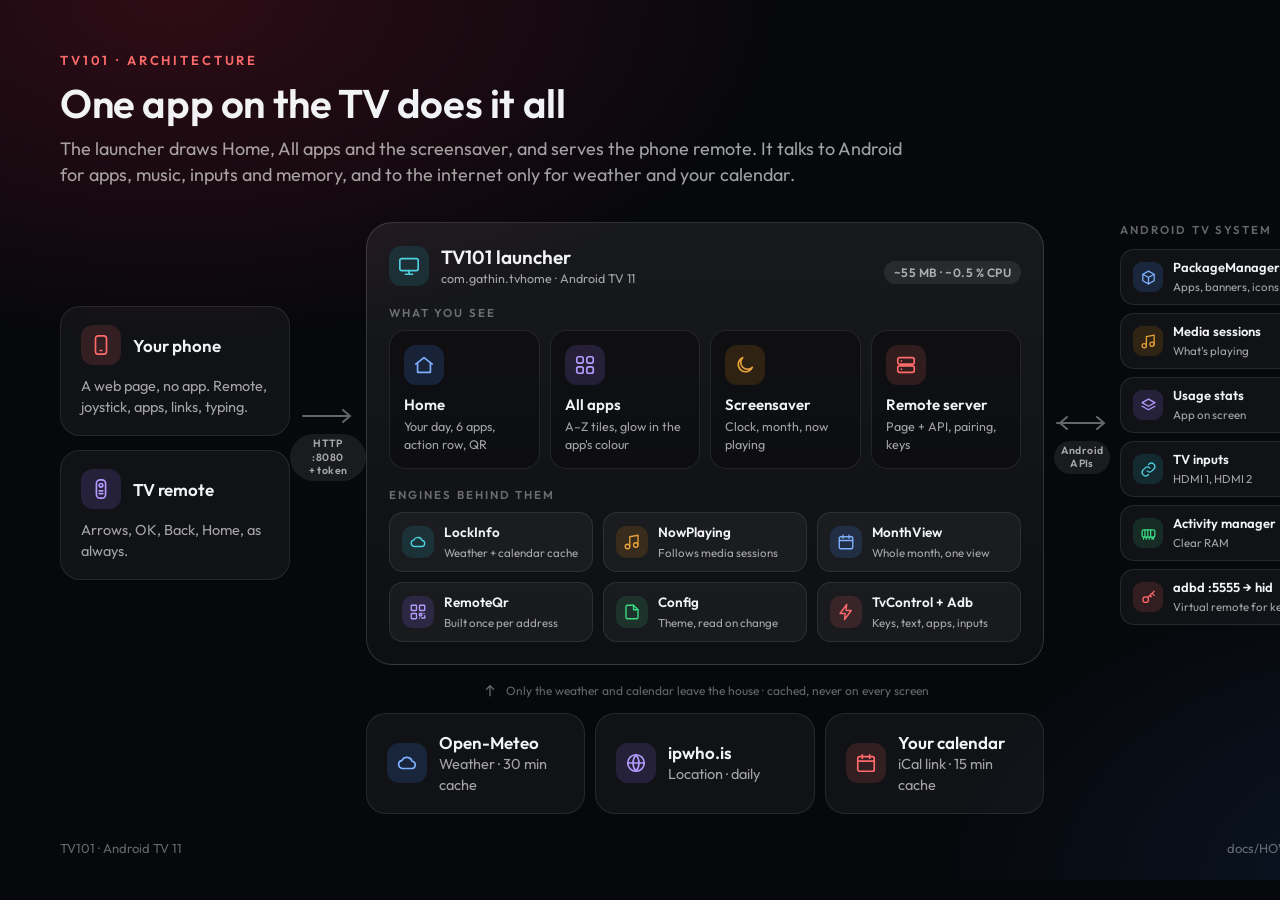
<file: docs/visuals/src/01-architecture.html>
<!doctype html>
<html><head><meta charset="utf-8"><link rel="stylesheet" href="style.css">
<style>
  .grid { display: grid; grid-template-columns: 230px 76px 1fr 76px 260px; margin-top: 34px; align-items: stretch; }
  .side { display: flex; flex-direction: column; gap: 14px; justify-content: center; }
  .wire { display: flex; flex-direction: column; align-items: center; justify-content: center; gap: 8px; color: var(--faint); }
  .wire svg { width: 54px; height: 20px; }
  .wire .tag { font-size: 10.5px; padding: 3px 7px; text-align: center; line-height: 1.3; }
  .tv { border-radius: 26px; padding: 22px; background: linear-gradient(180deg, rgba(255,255,255,.07), rgba(255,255,255,.03)); border: 1px solid rgba(255,255,255,.14); }
  .tv-title { display: flex; justify-content: space-between; align-items: baseline; }
  .label { font-size: 11.5px; letter-spacing: .18em; text-transform: uppercase; color: var(--faint); font-weight: 600; margin: 18px 0 10px; }
  .screens { display: grid; grid-template-columns: repeat(4, 1fr); gap: 10px; }
  .screen { border-radius: 16px; padding: 14px; background: rgba(0,0,0,.28); border: 1px solid var(--line); }
  .screen h3 { font-size: 15px; margin-top: 10px; }
  .screen p { font-size: 12.5px; margin-top: 3px; }
  .engines { display: grid; grid-template-columns: repeat(3, 1fr); gap: 10px; }
  .engine { display: flex; gap: 10px; align-items: center; padding: 10px 12px; border-radius: 14px; background: var(--surface); border: 1px solid var(--line); }
  .engine .ico { width: 32px; height: 32px; border-radius: 10px; }
  .engine .ico svg { width: 18px; height: 18px; }
  .engine b { font-size: 13.5px; font-weight: 600; display: block; }
  .engine span { font-size: 11.5px; color: var(--muted); }
  .sys { display: flex; flex-direction: column; gap: 8px; }
  .sys .item { display: flex; gap: 10px; align-items: center; padding: 9px 12px; border-radius: 14px; background: var(--surface); border: 1px solid var(--line); }
  .sys .item b { font-size: 13px; font-weight: 600; display: block; }
  .sys .item span { font-size: 11.5px; color: var(--muted); }
  .sys .ico { width: 30px; height: 30px; border-radius: 9px; } .sys .ico svg { width: 17px; height: 17px; }
  .net { display: grid; grid-template-columns: 230px 76px 1fr 76px 260px; margin-top: 18px; }
  .net-row { grid-column: 3; display: grid; grid-template-columns: repeat(3, 1fr); gap: 10px; position: relative; padding-top: 30px; }
  .up { position: absolute; top: 0; left: 0; right: 0; display: flex; justify-content: center; gap: 8px; color: var(--faint); font-size: 12px; align-items: center; }
  .up svg { width: 16px; height: 16px; stroke: currentColor; fill: none; stroke-width: 2; }
</style></head>
<body><div class="frame" style="width:1440px;height:880px">
  <div class="eyebrow">TV101 · Architecture</div>
  <h1>One app on the TV does it all</h1>
  <div class="sub">The launcher draws Home, All apps and the screensaver, and serves the phone remote. It talks to Android for apps, music, inputs and memory, and to the internet only for weather and your calendar.</div>

  <div class="grid">
    <div class="side">
      <div class="card">
        <div class="row"><div class="ico bg-accent c-accent"><i data-i="phone"></i></div><h3>Your phone</h3></div>
        <p style="margin-top:10px">A web page, no app. Remote, joystick, apps, links, typing.</p>
      </div>
      <div class="card">
        <div class="row"><div class="ico bg-violet c-violet"><i data-i="remote"></i></div><h3>TV remote</h3></div>
        <p style="margin-top:10px">Arrows, OK, Back, Home, as always.</p>
      </div>
    </div>

    <div class="wire">
      <svg viewBox="0 0 54 20"><path d="M2 10h46M42 4l7 6-7 6" stroke="currentColor" stroke-width="2" fill="none" stroke-linecap="round"/></svg>
      <span class="tag">HTTP :8080<br>+ token</span>
    </div>

    <div class="tv">
      <div class="tv-title">
        <div class="row"><div class="ico bg-teal c-teal"><i data-i="tv"></i></div><div><h3 style="font-size:19px">TV101 launcher</h3><p style="font-size:12.5px">com.gathin.tvhome · Android TV 11</p></div></div>
        <span class="tag">~55 MB · ~0.5 % CPU</span>
      </div>
      <div class="label">What you see</div>
      <div class="screens">
        <div class="screen"><div class="ico bg-blue c-blue"><i data-i="home"></i></div><h3>Home</h3><p>Your day, 6 apps, action row, QR</p></div>
        <div class="screen"><div class="ico bg-violet c-violet"><i data-i="grid"></i></div><h3>All apps</h3><p>A–Z tiles, glow in the app's colour</p></div>
        <div class="screen"><div class="ico bg-amber c-amber"><i data-i="moon"></i></div><h3>Screensaver</h3><p>Clock, month, now playing</p></div>
        <div class="screen"><div class="ico bg-accent c-accent"><i data-i="server"></i></div><h3>Remote server</h3><p>Page + API, pairing, keys</p></div>
      </div>
      <div class="label">Engines behind them</div>
      <div class="engines">
        <div class="engine"><div class="ico bg-teal c-teal"><i data-i="cloud"></i></div><div><b>LockInfo</b><span>Weather + calendar cache</span></div></div>
        <div class="engine"><div class="ico bg-amber c-amber"><i data-i="music"></i></div><div><b>NowPlaying</b><span>Follows media sessions</span></div></div>
        <div class="engine"><div class="ico bg-blue c-blue"><i data-i="calendar"></i></div><div><b>MonthView</b><span>Whole month, one view</span></div></div>
        <div class="engine"><div class="ico bg-violet c-violet"><i data-i="qr"></i></div><div><b>RemoteQr</b><span>Built once per address</span></div></div>
        <div class="engine"><div class="ico bg-good c-good"><i data-i="file"></i></div><div><b>Config</b><span>Theme, read on change</span></div></div>
        <div class="engine"><div class="ico bg-accent c-accent"><i data-i="bolt"></i></div><div><b>TvControl + Adb</b><span>Keys, text, apps, inputs</span></div></div>
      </div>
    </div>

    <div class="wire">
      <svg viewBox="0 0 54 20"><path d="M2 10h46M42 4l7 6-7 6M12 4 5 10l7 6" stroke="currentColor" stroke-width="2" fill="none" stroke-linecap="round"/></svg>
      <span class="tag">Android<br>APIs</span>
    </div>

    <div class="sys">
      <div class="label" style="margin:0 0 4px">Android TV system</div>
      <div class="item"><div class="ico bg-blue c-blue"><i data-i="box"></i></div><div><b>PackageManager</b><span>Apps, banners, icons</span></div></div>
      <div class="item"><div class="ico bg-amber c-amber"><i data-i="music"></i></div><div><b>Media sessions</b><span>What's playing</span></div></div>
      <div class="item"><div class="ico bg-violet c-violet"><i data-i="layers"></i></div><div><b>Usage stats</b><span>App on screen</span></div></div>
      <div class="item"><div class="ico bg-teal c-teal"><i data-i="link"></i></div><div><b>TV inputs</b><span>HDMI 1, HDMI 2</span></div></div>
      <div class="item"><div class="ico bg-good c-good"><i data-i="memory"></i></div><div><b>Activity manager</b><span>Clear RAM</span></div></div>
      <div class="item"><div class="ico bg-accent c-accent"><i data-i="key"></i></div><div><b>adbd :5555 → hid</b><span>Virtual remote for keys</span></div></div>
    </div>
  </div>

  <div class="net">
    <div class="net-row">
      <div class="up"><svg viewBox="0 0 24 24"><path d="M12 20V5M6 10l6-6 6 6"/></svg>Only the weather and calendar leave the house · cached, never on every screen</div>
      <div class="card row"><div class="ico bg-blue c-blue"><i data-i="cloud"></i></div><div><h3>Open-Meteo</h3><p>Weather · 30 min cache</p></div></div>
      <div class="card row"><div class="ico bg-violet c-violet"><i data-i="globe"></i></div><div><h3>ipwho.is</h3><p>Location · daily</p></div></div>
      <div class="card row"><div class="ico bg-accent c-accent"><i data-i="calendar"></i></div><div><h3>Your calendar</h3><p>iCal link · 15 min cache</p></div></div>
    </div>
  </div>
  <div class="foot"><span>TV101 · Android TV 11</span><span>docs/HOW-IT-WORKS.md</span></div>
</div>
<script src="icons.js"></script></body></html>
</file>
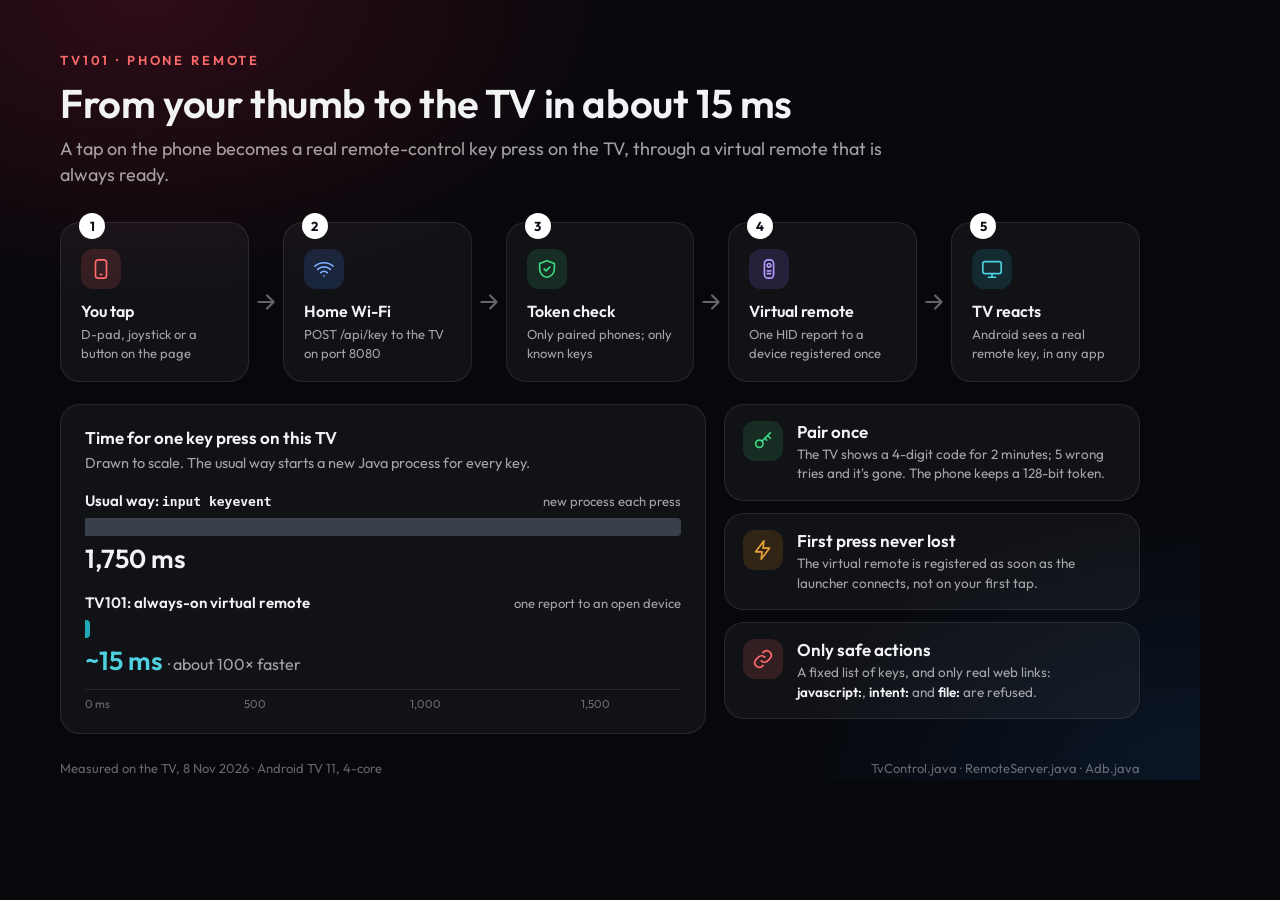
<file: docs/visuals/src/02-phone-remote.html>
<!doctype html>
<html><head><meta charset="utf-8"><link rel="stylesheet" href="style.css">
<style>
  .flow { display: grid; grid-template-columns: 1fr 34px 1fr 34px 1fr 34px 1fr 34px 1fr; margin-top: 34px; align-items: stretch; }
  .step { position: relative; padding-top: 26px; }
  .num { position: absolute; top: -10px; left: 18px; width: 26px; height: 26px; border-radius: 50%; background: #fff; color: #0b0f17; font-weight: 700; font-size: 13px; display: grid; place-items: center; }
  .step h3 { margin-top: 12px; font-size: 16px; }
  .step p { font-size: 13px; margin-top: 4px; }
  .step .ms { margin-top: 10px; }
  .arrow { display: grid; place-items: center; color: var(--faint); }
  .arrow svg { width: 26px; height: 26px; stroke: currentColor; fill: none; stroke-width: 2; stroke-linecap: round; stroke-linejoin: round; }
  .lower { display: grid; grid-template-columns: 1.55fr 1fr; gap: 18px; margin-top: 22px; }
  .bars { padding: 22px 24px; }
  .bar-row { margin-top: 18px; }
  .bar-head { display: flex; justify-content: space-between; align-items: baseline; }
  .bar-head b { font-size: 15px; font-weight: 600; }
  .bar-head span { font-size: 13px; color: var(--muted); }
  .track { height: 18px; margin-top: 8px; position: relative; }
  .fill { position: absolute; left: 0; top: 0; bottom: 0; border-radius: 0 4px 4px 0; }
  .val { font-size: 26px; font-weight: 600; margin-top: 6px; }
  .axis { position: relative; height: 22px; margin-top: 12px; font-size: 11.5px; color: var(--faint); border-top: 1px solid var(--line); }
  .axis span { position: absolute; top: 6px; transform: translateX(-50%); }
  .axis span:first-child { transform: none; }
  .notes { display: flex; flex-direction: column; gap: 12px; }
  .notes .card { display: flex; gap: 14px; align-items: flex-start; padding: 16px 18px; }
  .notes p { font-size: 13.5px; margin-top: 3px; }
</style></head>
<body><div class="frame" style="height:780px">
  <div class="eyebrow">TV101 · Phone remote</div>
  <h1>From your thumb to the TV in about 15 ms</h1>
  <div class="sub">A tap on the phone becomes a real remote-control key press on the TV, through a virtual remote that is always ready.</div>

  <div class="flow">
    <div class="card step"><div class="num">1</div><div class="ico bg-accent c-accent"><i data-i="phone"></i></div><h3>You tap</h3><p>D-pad, joystick or a button on the page</p></div>
    <div class="arrow"><svg viewBox="0 0 24 24"><path d="M5 12h14M13 6l6 6-6 6"/></svg></div>
    <div class="card step"><div class="num">2</div><div class="ico bg-blue c-blue"><i data-i="wifi"></i></div><h3>Home Wi-Fi</h3><p>POST /api/key to the TV on port 8080</p></div>
    <div class="arrow"><svg viewBox="0 0 24 24"><path d="M5 12h14M13 6l6 6-6 6"/></svg></div>
    <div class="card step"><div class="num">3</div><div class="ico bg-good c-good"><i data-i="shield"></i></div><h3>Token check</h3><p>Only paired phones; only known keys</p></div>
    <div class="arrow"><svg viewBox="0 0 24 24"><path d="M5 12h14M13 6l6 6-6 6"/></svg></div>
    <div class="card step"><div class="num">4</div><div class="ico bg-violet c-violet"><i data-i="remote"></i></div><h3>Virtual remote</h3><p>One HID report to a device registered once</p></div>
    <div class="arrow"><svg viewBox="0 0 24 24"><path d="M5 12h14M13 6l6 6-6 6"/></svg></div>
    <div class="card step"><div class="num">5</div><div class="ico bg-teal c-teal"><i data-i="tv"></i></div><h3>TV reacts</h3><p>Android sees a real remote key, in any app</p></div>
  </div>

  <div class="lower">
    <div class="card bars">
      <h3>Time for one key press on this TV</h3>
      <p style="margin-top:4px">Drawn to scale. The usual way starts a new Java process for every key.</p>
      <div class="bar-row">
        <div class="bar-head"><b>Usual way: <span style="font-family:ui-monospace,monospace;color:var(--text)">input keyevent</span></b><span>new process each press</span></div>
        <div class="track"><div class="fill" style="width:100%;background:var(--used)"></div></div>
        <div class="val">1,750 ms</div>
      </div>
      <div class="bar-row">
        <div class="bar-head"><b>TV101: always-on virtual remote</b><span>one report to an open device</span></div>
        <div class="track"><div class="fill" style="width:0.86%;min-width:5px;background:var(--teal)"></div></div>
        <div class="val c-teal">~15 ms <span style="font-size:16px;color:var(--muted);font-weight:400">· about 100× faster</span></div>
      </div>
      <div class="axis"><span style="left:0">0 ms</span><span style="left:28.57%">500</span><span style="left:57.14%">1,000</span><span style="left:85.71%">1,500</span></div>
    </div>
    <div class="notes">
      <div class="card"><div class="ico bg-good c-good"><i data-i="key"></i></div><div><h3>Pair once</h3><p>The TV shows a 4-digit code for 2 minutes; 5 wrong tries and it's gone. The phone keeps a 128-bit token.</p></div></div>
      <div class="card"><div class="ico bg-amber c-amber"><i data-i="bolt"></i></div><div><h3>First press never lost</h3><p>The virtual remote is registered as soon as the launcher connects, not on your first tap.</p></div></div>
      <div class="card"><div class="ico bg-accent c-accent"><i data-i="link"></i></div><div><h3>Only safe actions</h3><p>A fixed list of keys, and only real web links: <span class="k">javascript:</span>, <span class="k">intent:</span> and <span class="k">file:</span> are refused.</p></div></div>
    </div>
  </div>
  <div class="foot"><span>Measured on the TV, 8 Nov 2026 · Android TV 11, 4-core</span><span>TvControl.java · RemoteServer.java · Adb.java</span></div>
</div>
<script src="icons.js"></script></body></html>
</file>
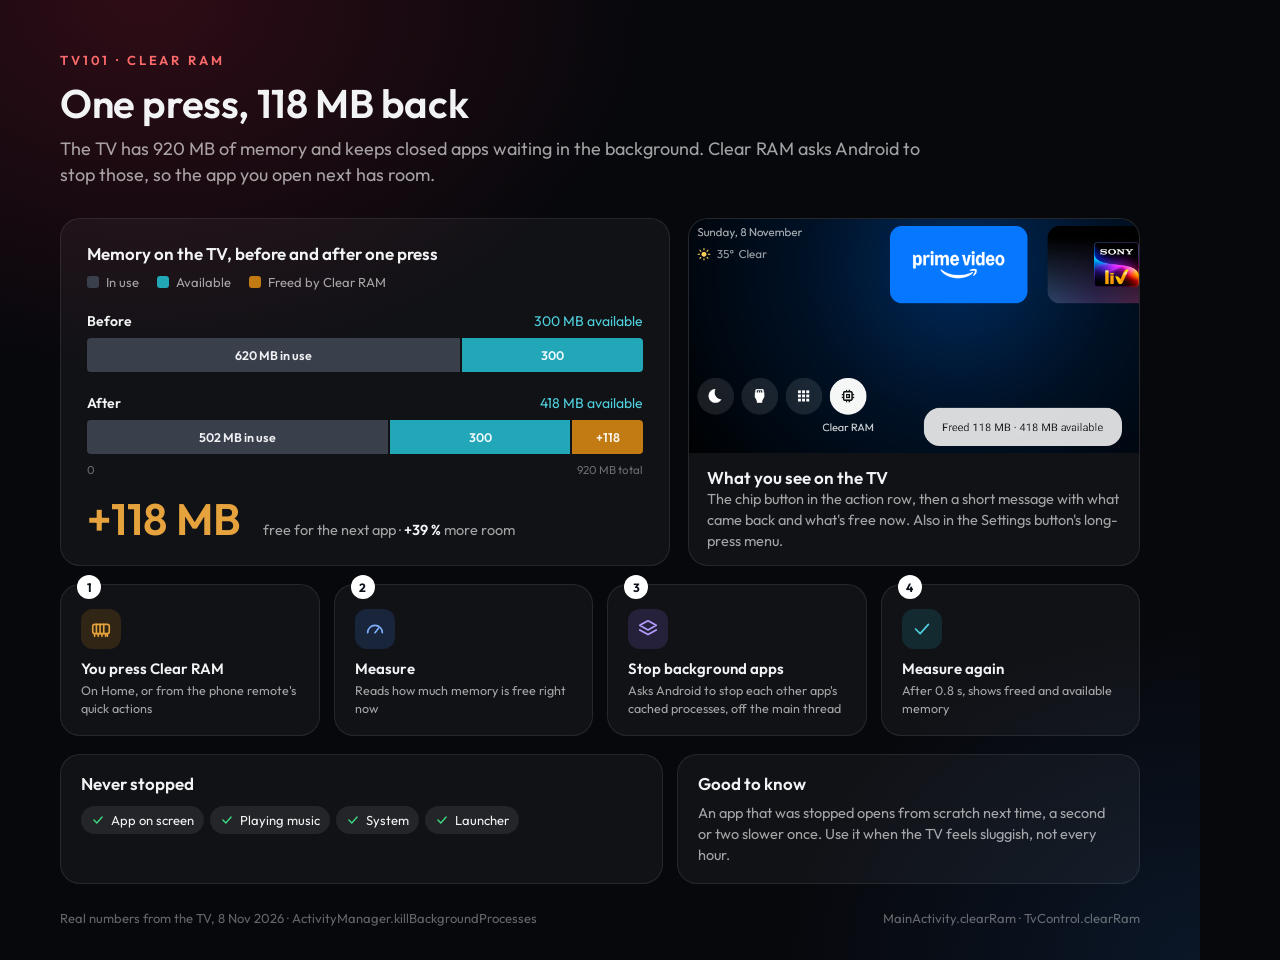
<file: docs/visuals/src/03-clear-ram.html>
<!doctype html>
<html><head><meta charset="utf-8"><link rel="stylesheet" href="style.css">
<style>
  .top { display: grid; grid-template-columns: 1.35fr 1fr; gap: 18px; margin-top: 30px; }
  .mem { padding: 24px 26px; }
  .legend { display: flex; gap: 18px; margin-top: 10px; }
  .legend span { display: flex; align-items: center; gap: 7px; font-size: 13px; color: var(--muted); }
  .sw { width: 12px; height: 12px; border-radius: 3px; }
  .barlabel { display: flex; justify-content: space-between; margin-top: 22px; font-size: 14px; }
  .barlabel b { font-weight: 600; }
  .stack { display: flex; gap: 2px; height: 34px; margin-top: 8px; }
  .seg { height: 100%; display: flex; align-items: center; justify-content: center; font-size: 12.5px; font-weight: 600; color: rgba(255,255,255,.92); }
  .seg:first-child { border-radius: 4px 0 0 4px; } .seg:last-child { border-radius: 0 4px 4px 0; }
  .scale { display: flex; justify-content: space-between; font-size: 11.5px; color: var(--faint); margin-top: 8px; }
  .delta { margin-top: 20px; display: flex; gap: 22px; align-items: baseline; }
  .delta .big { font-size: 44px; font-weight: 600; line-height: 1; }
  .shot { padding: 0; overflow: hidden; display: flex; flex-direction: column; }
  .shot img { width: 100%; display: block; flex: 1; object-fit: cover; object-position: center bottom; min-height: 0; }
  .shot .cap { padding: 14px 18px; }
  .steps { display: grid; grid-template-columns: repeat(4, 1fr); gap: 14px; margin-top: 18px; }
  .steps .card { position: relative; padding-top: 24px; }
  .num { position: absolute; top: -10px; left: 16px; width: 24px; height: 24px; border-radius: 50%; background: #fff; color: #0b0f17; font-weight: 700; font-size: 12px; display: grid; place-items: center; }
  .steps h3 { font-size: 15px; margin-top: 10px; } .steps p { font-size: 12.5px; margin-top: 3px; }
  .safe { display: grid; grid-template-columns: 1.3fr 1fr; gap: 14px; margin-top: 18px; }
  .list { display: flex; flex-wrap: nowrap; gap: 6px; margin-top: 12px; }
  .pill { white-space: nowrap; display: flex; align-items: center; gap: 6px; font-size: 13px; padding: 6px 10px; border-radius: 999px; background: var(--surface-2); }
  .pill svg { width: 14px; height: 14px; stroke: currentColor; fill: none; stroke-width: 2.4; stroke-linecap: round; }
</style></head>
<body><div class="frame" style="height:960px">
  <div class="eyebrow">TV101 · Clear RAM</div>
  <h1>One press, 118 MB back</h1>
  <div class="sub">The TV has 920 MB of memory and keeps closed apps waiting in the background. Clear RAM asks Android to stop those, so the app you open next has room.</div>

  <div class="top">
    <div class="card mem">
      <h3>Memory on the TV, before and after one press</h3>
      <div class="legend">
        <span><i class="sw" style="background:var(--used)"></i>In use</span>
        <span><i class="sw" style="background:var(--teal)"></i>Available</span>
        <span><i class="sw" style="background:var(--amber)"></i>Freed by Clear RAM</span>
      </div>
      <div class="barlabel"><b>Before</b><span class="c-teal">300 MB available</span></div>
      <div class="stack">
        <div class="seg" style="width:calc(620/920*100%);background:var(--used)">620 MB in use</div>
        <div class="seg" style="width:calc(300/920*100%);background:var(--teal)">300</div>
      </div>
      <div class="barlabel"><b>After</b><span class="c-teal">418 MB available</span></div>
      <div class="stack">
        <div class="seg" style="width:calc(502/920*100%);background:var(--used)">502 MB in use</div>
        <div class="seg" style="width:calc(300/920*100%);background:var(--teal)">300</div>
        <div class="seg" style="width:calc(118/920*100%);background:var(--amber)">+118</div>
      </div>
      <div class="scale"><span>0</span><span>920 MB total</span></div>
      <div class="delta"><div class="big c-amber">+118 MB</div><p>free for the next app · <span class="k">+39 %</span> more room</p></div>
    </div>
    <div class="card shot">
      <img src="assets/clear-ram-toast.png" alt="">
      <div class="cap"><h3>What you see on the TV</h3><p>The chip button in the action row, then a short message with what came back and what's free now. Also in the Settings button's long-press menu.</p></div>
    </div>
  </div>

  <div class="steps">
    <div class="card"><div class="num">1</div><div class="ico bg-amber c-amber"><i data-i="memory"></i></div><h3>You press Clear RAM</h3><p>On Home, or from the phone remote's quick actions</p></div>
    <div class="card"><div class="num">2</div><div class="ico bg-blue c-blue"><i data-i="gauge"></i></div><h3>Measure</h3><p>Reads how much memory is free right now</p></div>
    <div class="card"><div class="num">3</div><div class="ico bg-violet c-violet"><i data-i="layers"></i></div><h3>Stop background apps</h3><p>Asks Android to stop each other app's cached processes, off the main thread</p></div>
    <div class="card"><div class="num">4</div><div class="ico bg-teal c-teal"><i data-i="check"></i></div><h3>Measure again</h3><p>After 0.8 s, shows freed and available memory</p></div>
  </div>

  <div class="safe">
    <div class="card">
      <h3>Never stopped</h3>
      <div class="list">
        <span class="pill"><svg viewBox="0 0 24 24" class="c-good"><path d="m5 12 5 5 9-10"/></svg>App on screen</span>
        <span class="pill"><svg viewBox="0 0 24 24" class="c-good"><path d="m5 12 5 5 9-10"/></svg>Playing music</span>
        <span class="pill"><svg viewBox="0 0 24 24" class="c-good"><path d="m5 12 5 5 9-10"/></svg>System</span>
        <span class="pill"><svg viewBox="0 0 24 24" class="c-good"><path d="m5 12 5 5 9-10"/></svg>Launcher</span>
      </div>
    </div>
    <div class="card">
      <h3>Good to know</h3>
      <p style="margin-top:8px">An app that was stopped opens from scratch next time, a second or two slower once. Use it when the TV feels sluggish, not every hour.</p>
    </div>
  </div>
  <div class="foot"><span>Real numbers from the TV, 8 Nov 2026 · ActivityManager.killBackgroundProcesses</span><span>MainActivity.clearRam · TvControl.clearRam</span></div>
</div>
<script src="icons.js"></script></body></html>
</file>
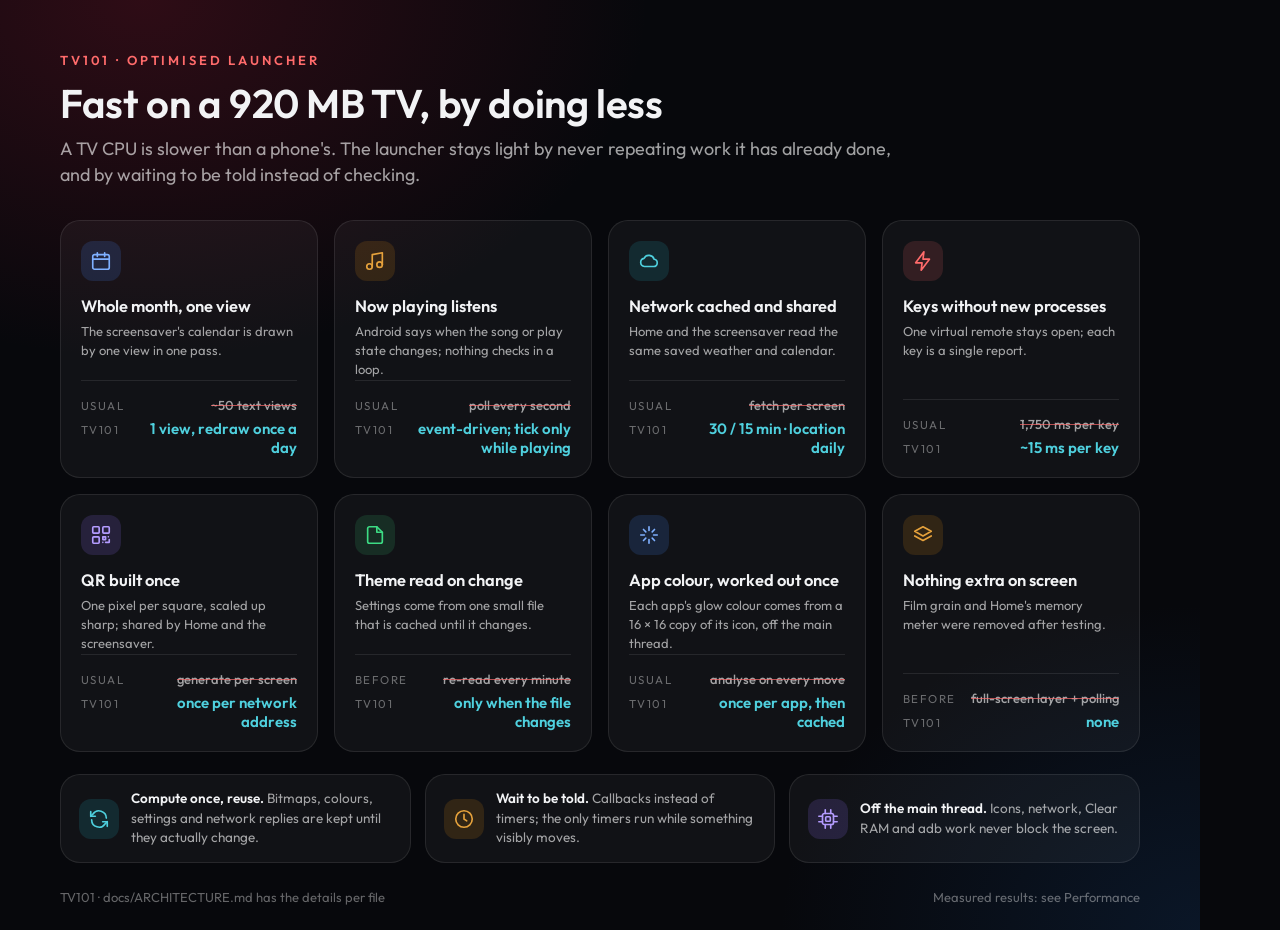
<file: docs/visuals/src/04-optimised.html>
<!doctype html>
<html><head><meta charset="utf-8"><link rel="stylesheet" href="style.css">
<style>
  .cards { display: grid; grid-template-columns: repeat(4, 1fr); gap: 16px; margin-top: 32px; }
  .opt { display: flex; flex-direction: column; padding: 20px; min-height: 250px; }
  .opt h3 { margin-top: 14px; font-size: 16.5px; }
  .opt p { font-size: 13px; margin-top: 6px; min-height: 58px; }
  .ba { margin-top: auto; padding-top: 16px; border-top: 1px solid var(--line); display: grid; gap: 6px; }
  .ba div { display: flex; justify-content: space-between; align-items: baseline; gap: 10px; font-size: 13px; text-align: right; }
  .ba .was { color: var(--faint); }
  .ba .was b { color: var(--muted); font-weight: 500; text-decoration: line-through; text-decoration-color: rgba(255,107,107,.7); }
  .ba .now b { color: #4fd0de; font-weight: 600; font-size: 15px; }
  .ba span { color: var(--faint); font-size: 11.5px; letter-spacing: .12em; text-transform: uppercase; }
  .principle { margin-top: 22px; display: flex; gap: 14px; }
  .principle .card { flex: 1; display: flex; gap: 12px; align-items: center; padding: 14px 18px; }
  .principle p { font-size: 13.5px; }
</style></head>
<body><div class="frame" style="height:930px">
  <div class="eyebrow">TV101 · Optimised launcher</div>
  <h1>Fast on a 920 MB TV, by doing less</h1>
  <div class="sub">A TV CPU is slower than a phone's. The launcher stays light by never repeating work it has already done, and by waiting to be told instead of checking.</div>

  <div class="cards">
    <div class="card opt"><div class="ico bg-blue c-blue"><i data-i="calendar"></i></div><h3>Whole month, one view</h3><p>The screensaver's calendar is drawn by one view in one pass.</p>
      <div class="ba"><div class="was"><span>Usual</span><b>~50 text views</b></div><div class="now"><span>TV101</span><b>1 view, redraw once a day</b></div></div></div>
    <div class="card opt"><div class="ico bg-amber c-amber"><i data-i="music"></i></div><h3>Now playing listens</h3><p>Android says when the song or play state changes; nothing checks in a loop.</p>
      <div class="ba"><div class="was"><span>Usual</span><b>poll every second</b></div><div class="now"><span>TV101</span><b>event-driven; tick only while playing</b></div></div></div>
    <div class="card opt"><div class="ico bg-teal c-teal"><i data-i="cloud"></i></div><h3>Network cached and shared</h3><p>Home and the screensaver read the same saved weather and calendar.</p>
      <div class="ba"><div class="was"><span>Usual</span><b>fetch per screen</b></div><div class="now"><span>TV101</span><b>30 / 15 min · location daily</b></div></div></div>
    <div class="card opt"><div class="ico bg-accent c-accent"><i data-i="bolt"></i></div><h3>Keys without new processes</h3><p>One virtual remote stays open; each key is a single report.</p>
      <div class="ba"><div class="was"><span>Usual</span><b>1,750 ms per key</b></div><div class="now"><span>TV101</span><b>~15 ms per key</b></div></div></div>
    <div class="card opt"><div class="ico bg-violet c-violet"><i data-i="qr"></i></div><h3>QR built once</h3><p>One pixel per square, scaled up sharp; shared by Home and the screensaver.</p>
      <div class="ba"><div class="was"><span>Usual</span><b>generate per screen</b></div><div class="now"><span>TV101</span><b>once per network address</b></div></div></div>
    <div class="card opt"><div class="ico bg-good c-good"><i data-i="file"></i></div><h3>Theme read on change</h3><p>Settings come from one small file that is cached until it changes.</p>
      <div class="ba"><div class="was"><span>Before</span><b>re-read every minute</b></div><div class="now"><span>TV101</span><b>only when the file changes</b></div></div></div>
    <div class="card opt"><div class="ico bg-blue c-blue"><i data-i="sparkle"></i></div><h3>App colour, worked out once</h3><p>Each app's glow colour comes from a 16 × 16 copy of its icon, off the main thread.</p>
      <div class="ba"><div class="was"><span>Usual</span><b>analyse on every move</b></div><div class="now"><span>TV101</span><b>once per app, then cached</b></div></div></div>
    <div class="card opt"><div class="ico bg-amber c-amber"><i data-i="layers"></i></div><h3>Nothing extra on screen</h3><p>Film grain and Home's memory meter were removed after testing.</p>
      <div class="ba"><div class="was"><span>Before</span><b>full-screen layer + polling</b></div><div class="now"><span>TV101</span><b>none</b></div></div></div>
  </div>

  <div class="principle">
    <div class="card"><div class="ico bg-teal c-teal"><i data-i="refresh"></i></div><p><span class="k">Compute once, reuse.</span> Bitmaps, colours, settings and network replies are kept until they actually change.</p></div>
    <div class="card"><div class="ico bg-amber c-amber"><i data-i="clock"></i></div><p><span class="k">Wait to be told.</span> Callbacks instead of timers; the only timers run while something visibly moves.</p></div>
    <div class="card"><div class="ico bg-violet c-violet"><i data-i="cpu"></i></div><p><span class="k">Off the main thread.</span> Icons, network, Clear RAM and adb work never block the screen.</p></div>
  </div>
  <div class="foot"><span>TV101 · docs/ARCHITECTURE.md has the details per file</span><span>Measured results: see Performance</span></div>
</div>
<script src="icons.js"></script></body></html>
</file>
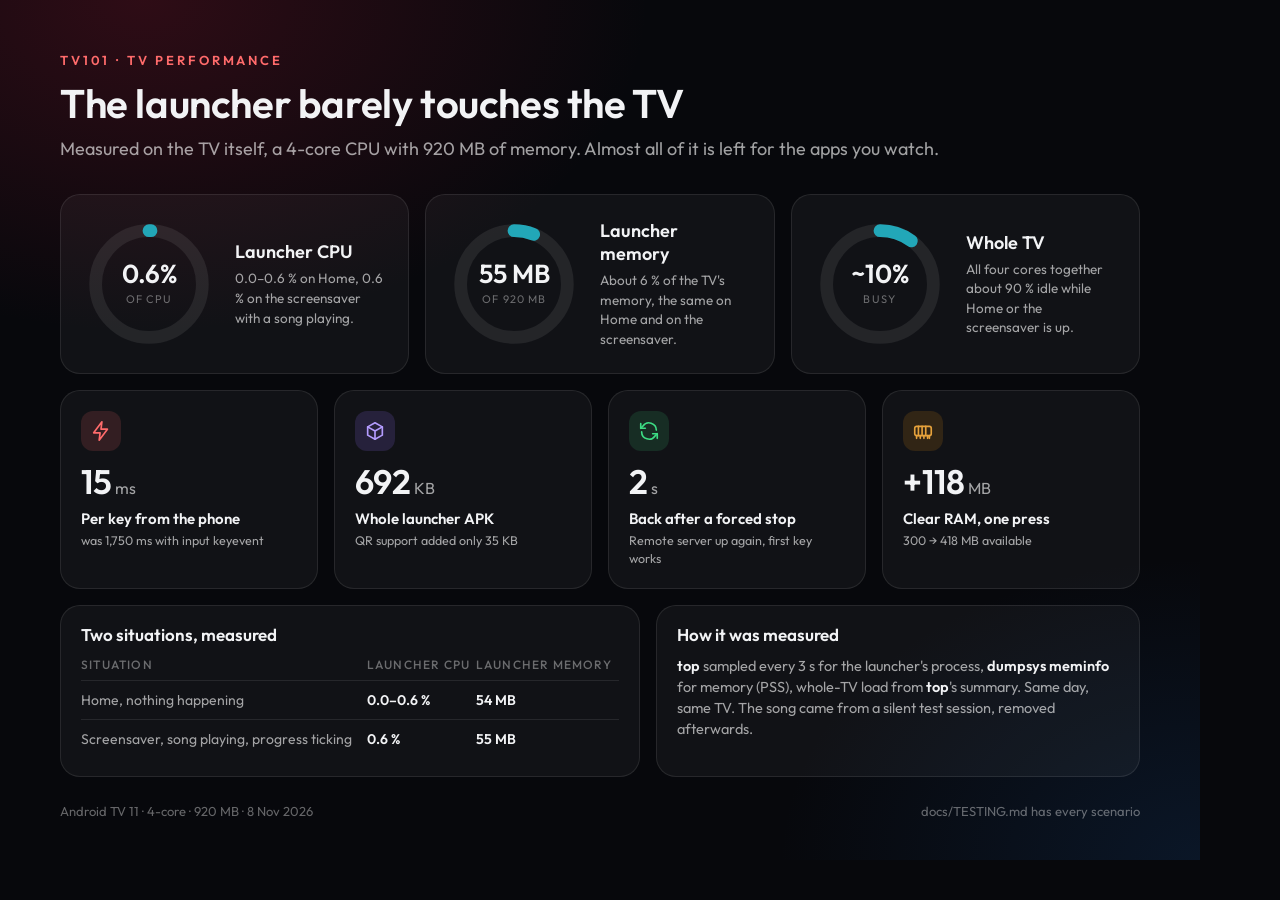
<file: docs/visuals/src/05-performance.html>
<!doctype html>
<html><head><meta charset="utf-8"><link rel="stylesheet" href="style.css">
<style>
  .heroes { display: grid; grid-template-columns: repeat(3, 1fr); gap: 16px; margin-top: 32px; }
  .hero { display: flex; gap: 22px; align-items: center; padding: 24px; }
  .ring { width: 128px; height: 128px; flex: none; position: relative; }
  .ring svg { width: 100%; height: 100%; transform: rotate(-90deg); }
  .ring .mid { position: absolute; inset: 0; display: grid; place-items: center; text-align: center; }
  .ring .mid b { font-size: 26px; font-weight: 600; display: block; line-height: 1; }
  .ring .mid span { font-size: 11px; color: var(--faint); letter-spacing: .1em; text-transform: uppercase; }
  .hero h3 { font-size: 18px; }
  .hero p { font-size: 13.5px; margin-top: 6px; }
  .cores { display: flex; gap: 8px; height: 128px; align-items: flex-end; flex: none; width: 128px; }
  .core { flex: 1; background: var(--surface-2); border-radius: 6px; position: relative; height: 100%; overflow: hidden; }
  .core i { position: absolute; left: 0; right: 0; bottom: 0; background: var(--teal); border-radius: 0 0 6px 6px; }
  .tiles { display: grid; grid-template-columns: repeat(4, 1fr); gap: 16px; margin-top: 16px; }
  .tile { padding: 20px; }
  .tile .num { font-size: 34px; font-weight: 600; margin-top: 14px; line-height: 1; }
  .tile .num small { font-size: 16px; color: var(--muted); font-weight: 400; }
  .tile h3 { font-size: 15px; margin-top: 10px; }
  .tile p { font-size: 12.5px; margin-top: 3px; }
  table { width: 100%; border-collapse: collapse; margin-top: 12px; font-size: 14px; }
  th { text-align: left; font-weight: 500; color: var(--faint); font-size: 12px; letter-spacing: .1em; text-transform: uppercase; padding: 0 0 8px; }
  td { padding: 10px 0; border-top: 1px solid var(--line); color: var(--muted); }
  td.v { color: var(--text); font-weight: 600; }
  .bottom { display: grid; grid-template-columns: 1.2fr 1fr; gap: 16px; margin-top: 16px; }
</style></head>
<body><div class="frame" style="height:860px">
  <div class="eyebrow">TV101 · TV performance</div>
  <h1>The launcher barely touches the TV</h1>
  <div class="sub" style="max-width:1000px">Measured on the TV itself, a 4-core CPU with 920 MB of memory. Almost all of it is left for the apps you watch.</div>

  <div class="heroes">
    <div class="card hero">
      <div class="ring"><svg viewBox="0 0 120 120"><circle cx="60" cy="60" r="50" stroke="rgba(255,255,255,.08)" stroke-width="12" fill="none"/><circle cx="60" cy="60" r="50" stroke="#22a7b8" stroke-width="12" fill="none" stroke-linecap="round" stroke-dasharray="1.9 314.2"/></svg>
        <div class="mid"><div><b>0.6%</b><span>of CPU</span></div></div></div>
      <div><h3>Launcher CPU</h3><p>0.0–0.6 % on Home, 0.6 % on the screensaver with a song playing.</p></div>
    </div>
    <div class="card hero">
      <div class="ring"><svg viewBox="0 0 120 120"><circle cx="60" cy="60" r="50" stroke="rgba(255,255,255,.08)" stroke-width="12" fill="none"/><circle cx="60" cy="60" r="50" stroke="#22a7b8" stroke-width="12" fill="none" stroke-linecap="round" stroke-dasharray="18.8 314.2"/></svg>
        <div class="mid"><div><b>55 MB</b><span>of 920 MB</span></div></div></div>
      <div><h3>Launcher memory</h3><p>About 6 % of the TV's memory, the same on Home and on the screensaver.</p></div>
    </div>
    <div class="card hero">
      <div class="ring"><svg viewBox="0 0 120 120"><circle cx="60" cy="60" r="50" stroke="rgba(255,255,255,.08)" stroke-width="12" fill="none"/><circle cx="60" cy="60" r="50" stroke="#22a7b8" stroke-width="12" fill="none" stroke-linecap="round" stroke-dasharray="31.4 314.2"/></svg>
        <div class="mid"><div><b>~10%</b><span>busy</span></div></div></div>
      <div><h3>Whole TV</h3><p>All four cores together about 90 % idle while Home or the screensaver is up.</p></div>
    </div>
  </div>

  <div class="tiles">
    <div class="card tile"><div class="ico bg-accent c-accent"><i data-i="bolt"></i></div><div class="num">15<small> ms</small></div><h3>Per key from the phone</h3><p>was 1,750 ms with input keyevent</p></div>
    <div class="card tile"><div class="ico bg-violet c-violet"><i data-i="box"></i></div><div class="num">692<small> KB</small></div><h3>Whole launcher APK</h3><p>QR support added only 35 KB</p></div>
    <div class="card tile"><div class="ico bg-good c-good"><i data-i="refresh"></i></div><div class="num">2<small> s</small></div><h3>Back after a forced stop</h3><p>Remote server up again, first key works</p></div>
    <div class="card tile"><div class="ico bg-amber c-amber"><i data-i="memory"></i></div><div class="num">+118<small> MB</small></div><h3>Clear RAM, one press</h3><p>300 → 418 MB available</p></div>
  </div>

  <div class="bottom">
    <div class="card">
      <h3>Two situations, measured</h3>
      <table>
        <tr><th>Situation</th><th>Launcher CPU</th><th>Launcher memory</th></tr>
        <tr><td>Home, nothing happening</td><td class="v">0.0–0.6 %</td><td class="v">54 MB</td></tr>
        <tr><td>Screensaver, song playing, progress ticking</td><td class="v">0.6 %</td><td class="v">55 MB</td></tr>
      </table>
    </div>
    <div class="card">
      <h3>How it was measured</h3>
      <p style="margin-top:10px"><span class="k">top</span> sampled every 3 s for the launcher's process, <span class="k">dumpsys meminfo</span> for memory (PSS), whole-TV load from <span class="k">top</span>'s summary. Same day, same TV. The song came from a silent test session, removed afterwards.</p>
    </div>
  </div>
  <div class="foot"><span>Android TV 11 · 4-core · 920 MB · 8 Nov 2026</span><span>docs/TESTING.md has every scenario</span></div>
</div>
<script src="icons.js"></script></body></html>
</file>
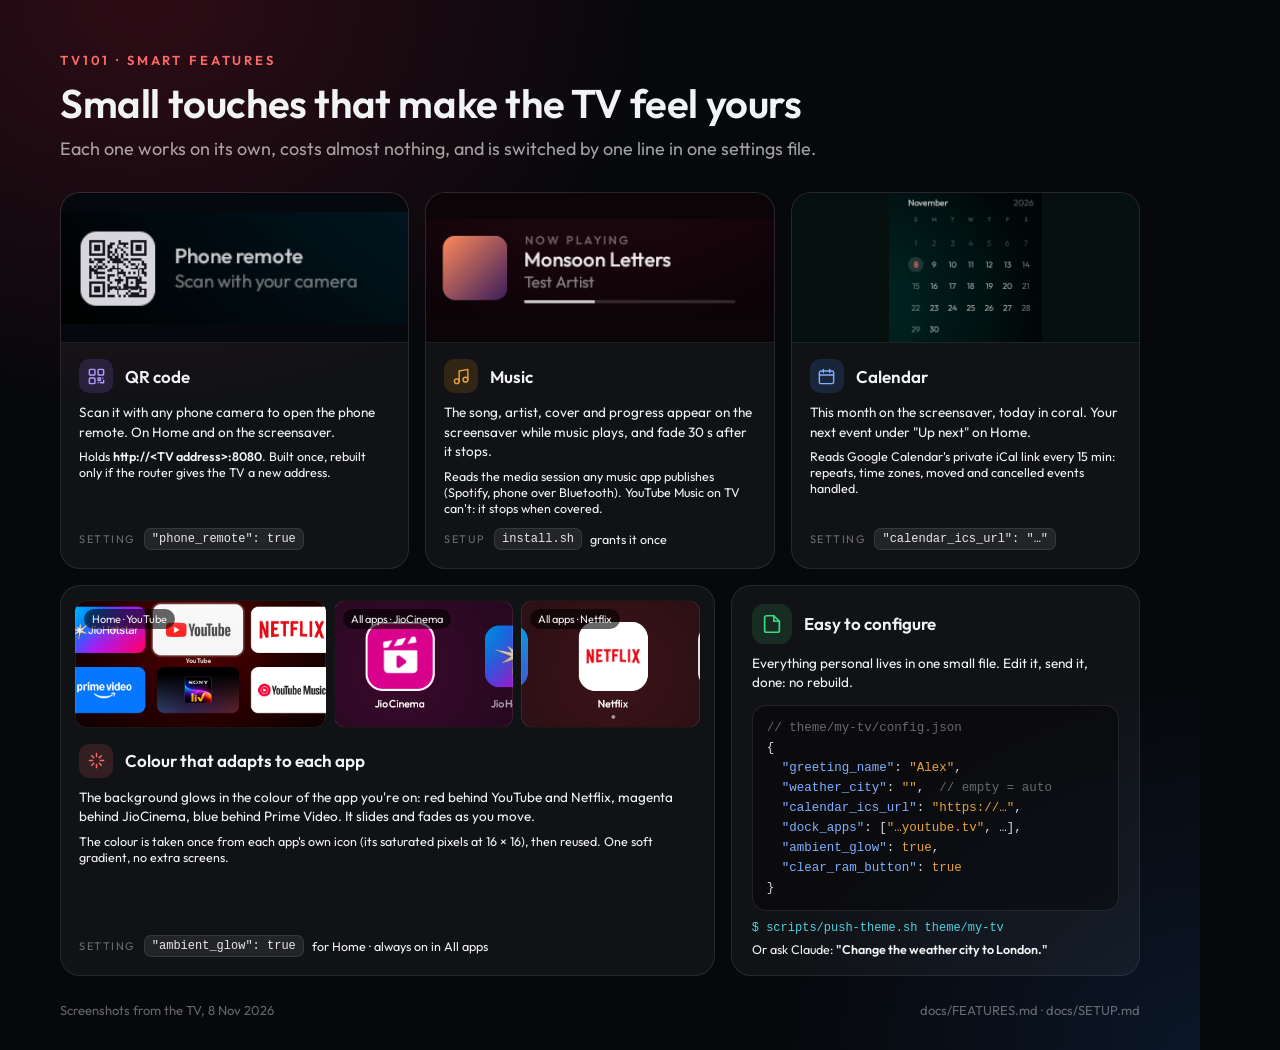
<file: docs/visuals/src/06-smart-features.html>
<!doctype html>
<html><head><meta charset="utf-8"><link rel="stylesheet" href="style.css">
<style>
  .three { display: grid; grid-template-columns: repeat(3, 1fr); gap: 16px; margin-top: 30px; }
  .feat { padding: 0; overflow: hidden; display: flex; flex-direction: column; }
  .pic { height: 150px; background: #000 center/cover no-repeat; border-bottom: 1px solid var(--line); }
  .body { padding: 16px 18px 18px; display: flex; flex-direction: column; flex: 1; }
  .body .row h3 { font-size: 17px; }
  .body .ico { width: 34px; height: 34px; border-radius: 10px; } .body .ico svg { width: 19px; height: 19px; }
  .what { margin-top: 10px; font-size: 13.5px; color: var(--text); line-height: 1.45; }
  .how { margin-top: 6px; font-size: 12.5px; }
  .set { margin-top: auto; padding-top: 12px; display: flex; gap: 8px; align-items: center; flex-wrap: wrap; }
  code { font-family: ui-monospace, "SF Mono", Menlo, monospace; font-size: 12px; background: rgba(255,255,255,.08); border: 1px solid var(--line); padding: 3px 7px; border-radius: 7px; color: #e8e8ec; }
  .setlabel { font-size: 11px; letter-spacing: .14em; text-transform: uppercase; color: var(--faint); }
  .two { display: grid; grid-template-columns: 1.6fr 1fr; gap: 16px; margin-top: 16px; }
  .glows { display: grid; grid-template-columns: 1.4fr 1fr 1fr; gap: 8px; padding: 14px 14px 0; }
  .glows div { height: 128px; border-radius: 12px; background: #000 center/cover no-repeat; border: 1px solid var(--line); position: relative; }
  .glows span { position: absolute; left: 8px; top: 8px; font-size: 11px; background: rgba(0,0,0,.6); padding: 3px 8px; border-radius: 999px; color: #eee; }
  pre { font-family: ui-monospace, "SF Mono", Menlo, monospace; font-size: 12.5px; line-height: 1.6; background: rgba(0,0,0,.35); border: 1px solid var(--line); border-radius: 14px; padding: 12px 14px; margin-top: 12px; color: #d8dae0; white-space: pre; }
  .kk { color: #7fb0ff; } .sv { color: #e6a23c; } .cm { color: rgba(255,255,255,.38); }
  .cmd { margin-top: 10px; font-family: ui-monospace, Menlo, monospace; font-size: 12px; color: #4fd0de; }
</style></head>
<body><div class="frame" style="height:1050px">
  <div class="eyebrow">TV101 · Smart features</div>
  <h1>Small touches that make the TV feel yours</h1>
  <div class="sub" style="max-width:1000px">Each one works on its own, costs almost nothing, and is switched by one line in one settings file.</div>

  <div class="three">
    <div class="card feat">
      <div class="pic" style="background-image:url(assets/qr-home.png);background-size:contain;background-color:#05080c"></div>
      <div class="body">
        <div class="row"><div class="ico bg-violet c-violet"><i data-i="qr"></i></div><h3>QR code</h3></div>
        <div class="what">Scan it with any phone camera to open the phone remote. On Home and on the screensaver.</div>
        <div class="how">Holds <span class="k">http://&lt;TV address&gt;:8080</span>. Built once, rebuilt only if the router gives the TV a new address.</div>
        <div class="set"><span class="setlabel">Setting</span><code>"phone_remote": true</code></div>
      </div>
    </div>
    <div class="card feat">
      <div class="pic" style="background-image:url(assets/now-playing.png);background-size:contain;background-color:#0c0508"></div>
      <div class="body">
        <div class="row"><div class="ico bg-amber c-amber"><i data-i="music"></i></div><h3>Music</h3></div>
        <div class="what">The song, artist, cover and progress appear on the screensaver while music plays, and fade 30 s after it stops.</div>
        <div class="how">Reads the media session any music app publishes (Spotify, phone over Bluetooth). YouTube Music on TV can't: it stops when covered.</div>
        <div class="set"><span class="setlabel">Setup</span><code>install.sh</code><span class="how" style="margin:0">grants it once</span></div>
      </div>
    </div>
    <div class="card feat">
      <div class="pic" style="background-image:url(assets/calendar.png);background-size:contain;background-color:#06100f"></div>
      <div class="body">
        <div class="row"><div class="ico bg-blue c-blue"><i data-i="calendar"></i></div><h3>Calendar</h3></div>
        <div class="what">This month on the screensaver, today in coral. Your next event under "Up next" on Home.</div>
        <div class="how">Reads Google Calendar's private iCal link every 15 min: repeats, time zones, moved and cancelled events handled.</div>
        <div class="set"><span class="setlabel">Setting</span><code>"calendar_ics_url": "…"</code></div>
      </div>
    </div>
  </div>

  <div class="two">
    <div class="card feat">
      <div class="glows">
        <div style="background-image:url(assets/home-glow.png)"><span>Home · YouTube</span></div>
        <div style="background-image:url(assets/glow-magenta.png);background-position:left center"><span>All apps · JioCinema</span></div>
        <div style="background-image:url(assets/glow-red.png)"><span>All apps · Netflix</span></div>
      </div>
      <div class="body">
        <div class="row"><div class="ico bg-accent c-accent"><i data-i="sparkle"></i></div><h3>Colour that adapts to each app</h3></div>
        <div class="what">The background glows in the colour of the app you're on: red behind YouTube and Netflix, magenta behind JioCinema, blue behind Prime Video. It slides and fades as you move.</div>
        <div class="how">The colour is taken once from each app's own icon (its saturated pixels at 16 × 16), then reused. One soft gradient, no extra screens.</div>
        <div class="set"><span class="setlabel">Setting</span><code>"ambient_glow": true</code><span class="how" style="margin:0">for Home · always on in All apps</span></div>
      </div>
    </div>
    <div class="card" style="display:flex;flex-direction:column">
      <div class="row"><div class="ico bg-good c-good"><i data-i="file"></i></div><h3>Easy to configure</h3></div>
      <div class="what" style="font-size:13.5px;margin-top:10px">Everything personal lives in one small file. Edit it, send it, done: no rebuild.</div>
<pre><span class="cm">// theme/my-tv/config.json</span>
{
  <span class="kk">"greeting_name"</span>: <span class="sv">"Alex"</span>,
  <span class="kk">"weather_city"</span>: <span class="sv">""</span>,  <span class="cm">// empty = auto</span>
  <span class="kk">"calendar_ics_url"</span>: <span class="sv">"https://…"</span>,
  <span class="kk">"dock_apps"</span>: [<span class="sv">"…youtube.tv"</span>, …],
  <span class="kk">"ambient_glow"</span>: <span class="sv">true</span>,
  <span class="kk">"clear_ram_button"</span>: <span class="sv">true</span>
}</pre>
      <div class="cmd">$ scripts/push-theme.sh theme/my-tv</div>
      <div class="how" style="margin-top:6px">Or ask Claude: <span class="k">"Change the weather city to London."</span></div>
    </div>
  </div>
  <div class="foot"><span>Screenshots from the TV, 8 Nov 2026</span><span>docs/FEATURES.md · docs/SETUP.md</span></div>
</div>
<script src="icons.js"></script></body></html>
</file>
<file: docs/visuals/src/style.css>
/* Shared look for TV101's diagrams: the launcher's own dark palette and Outfit. Rendered at 2x by render.sh. */
@font-face { font-family: Outfit; src: url(../../../launcher/app/src/main/res/font/outfit.ttf); font-weight: 100 900; }
:root {
  --bg: #07080c; --surface: rgba(255,255,255,.045); --surface-2: rgba(255,255,255,.08); --line: rgba(255,255,255,.09);
  --text: #f2f3f5; --muted: rgba(255,255,255,.62); --faint: rgba(255,255,255,.38);
  --accent: #ff6b6b; --teal: #22a7b8; --amber: #c27a12; --used: #3a3f4c; --good: #3ddc84; --bad: #ff6b6b;
}
* { box-sizing: border-box; margin: 0; }
body { background: var(--bg); color: var(--text); font-family: Outfit, sans-serif; -webkit-font-smoothing: antialiased; }
.frame { width: 1200px; padding: 52px 60px 48px; position: relative; overflow: hidden;
  background: radial-gradient(60% 55% at 12% 0%, rgba(120,20,40,.35), transparent 70%),
              radial-gradient(50% 50% at 100% 100%, rgba(20,60,110,.28), transparent 70%), var(--bg); }
.eyebrow { font-size: 13px; letter-spacing: .22em; text-transform: uppercase; color: var(--accent); font-weight: 600; }
h1 { font-size: 40px; font-weight: 600; letter-spacing: -.01em; margin-top: 10px; }
.sub { font-size: 18px; color: var(--muted); margin-top: 8px; max-width: 860px; line-height: 1.45; }
h3 { font-size: 17px; font-weight: 600; }
p, li { font-size: 14.5px; color: var(--muted); line-height: 1.45; }
.card { background: var(--surface); border: 1px solid var(--line); border-radius: 20px; padding: 18px 20px; }
.ico { width: 40px; height: 40px; border-radius: 12px; display: grid; place-items: center; flex: none; background: var(--surface-2); }
.ico svg { width: 22px; height: 22px; stroke: currentColor; fill: none; stroke-width: 1.8; stroke-linecap: round; stroke-linejoin: round; }
.row { display: flex; align-items: center; gap: 12px; }
.tag { display: inline-block; font-size: 12px; font-weight: 600; letter-spacing: .04em; padding: 4px 10px; border-radius: 999px; background: var(--surface-2); color: var(--muted); }
.k { color: var(--text); font-weight: 600; }
.foot { margin-top: 26px; font-size: 13px; color: var(--faint); display: flex; justify-content: space-between; }
.c-accent { color: var(--accent); } .c-teal { color: #4fd0de; } .c-amber { color: #e6a23c; } .c-good { color: var(--good); }
.bg-accent { background: rgba(255,107,107,.14); } .bg-teal { background: rgba(34,167,184,.16); } .bg-amber { background: rgba(194,122,18,.18); }
.bg-good { background: rgba(61,220,132,.13); } .bg-violet { background: rgba(150,110,255,.16); } .bg-blue { background: rgba(70,140,255,.16); }
.c-violet { color: #b49cff; } .c-blue { color: #7fb0ff; }
</file>
